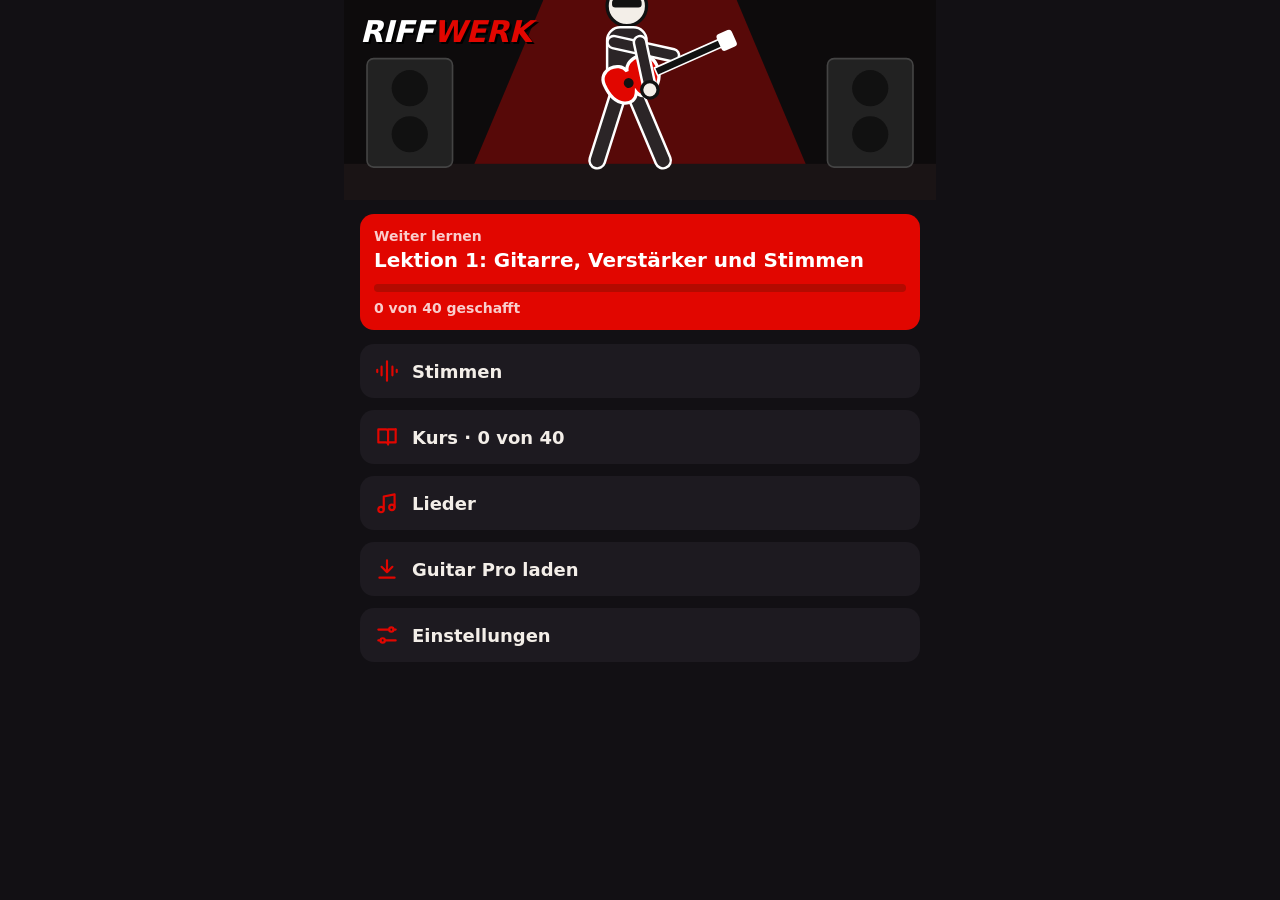
<file: index.html>
<!doctype html>
<html lang="de">
<head>
  <meta charset="utf-8">
  <meta name="viewport" content="width=device-width, initial-scale=1, viewport-fit=cover">
  <meta name="theme-color" content="#121014">
  <meta name="apple-mobile-web-app-capable" content="yes">
  <meta name="apple-mobile-web-app-status-bar-style" content="black-translucent">
  <title>Riffwerk</title>
  <link rel="manifest" href="manifest.webmanifest">
  <link rel="apple-touch-icon" href="icons/icon-192.png">
  <link rel="icon" href="icons/icon.svg" type="image/svg+xml">
  <link rel="stylesheet" href="css/style.css">
</head>
<body>
  <main id="app"></main>
  <script type="module" src="js/app.js"></script>
</body>
</html>
</file>
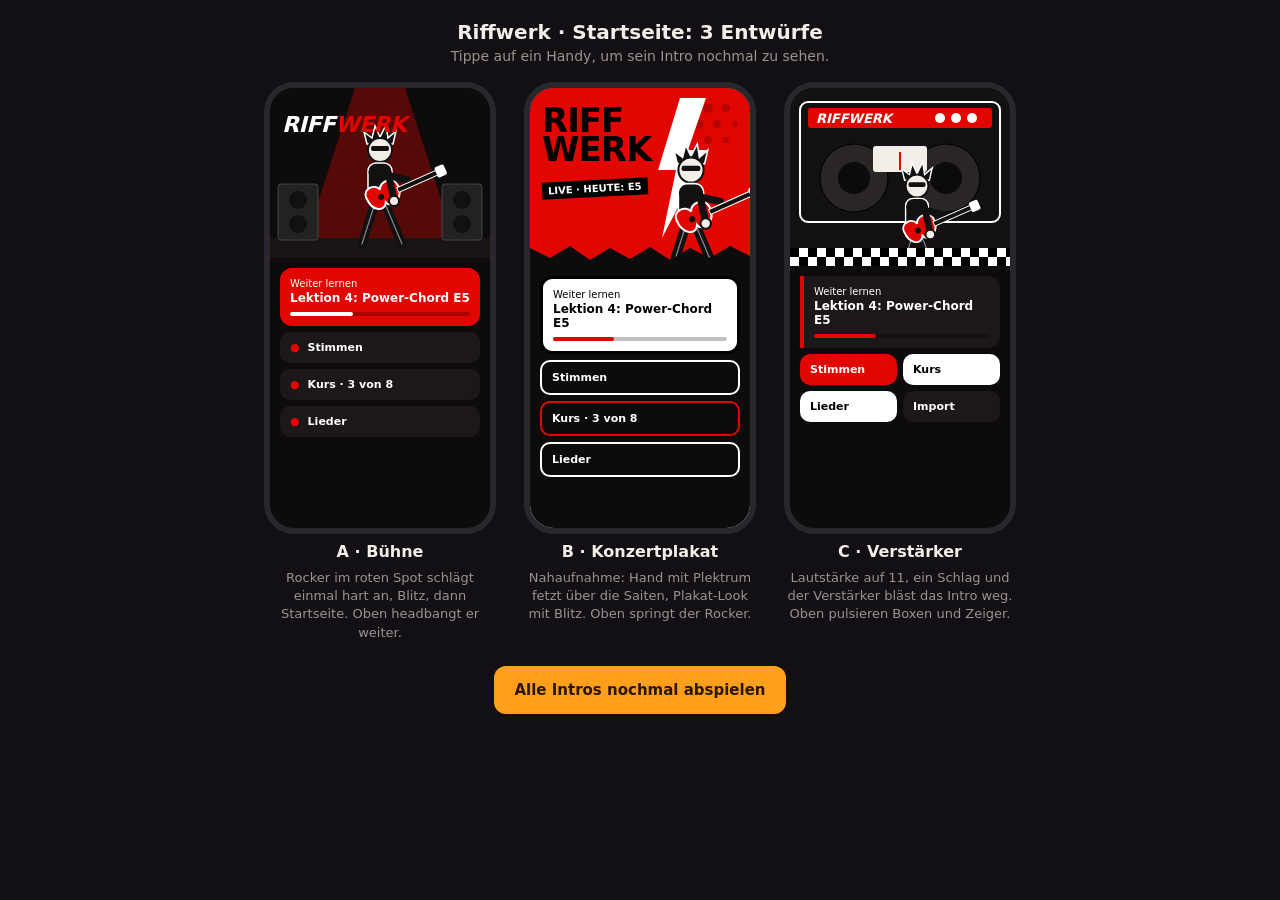
<file: entwuerfe.html>
<!doctype html>
<html lang="de">
<head>
<meta charset="utf-8">
<meta name="viewport" content="width=device-width, initial-scale=1">
<title>Riffwerk – Startseiten-Entwürfe</title>
<style>
body{margin:0;background:#121014;color:#f3eee8;font-family:-apple-system,system-ui,sans-serif;padding:20px 16px 40px}
h1{font-size:20px;margin:0 0 4px;text-align:center}
.hint{color:#9b938c;font-size:14px;text-align:center;margin:0 0 18px}
.rw-wrap{display:flex;flex-wrap:wrap;gap:28px;justify-content:center}
.rw-col{display:flex;flex-direction:column;align-items:center;gap:8px}
.rw-ph{width:220px;height:440px;border-radius:30px;border:6px solid #2a262d;overflow:hidden;position:relative;background:#0d0b0c;color:#fff;cursor:pointer}
.rw-home{position:absolute;inset:0;padding:0 0 10px}
.rw-splash{position:absolute;inset:0;display:flex;align-items:center;justify-content:center;z-index:5}
.rw-tile{margin:6px 10px 0;padding:9px 10px;border-radius:10px;font-size:11px;font-weight:600;display:flex;gap:8px;align-items:center}
.rw-card{margin:10px 10px 0;padding:10px;border-radius:12px;font-size:10px}
.rw-card b{display:block;font-size:12px;margin-top:2px}
.rw-bar{height:4px;border-radius:2px;margin-top:7px;background:rgba(0,0,0,.25)}
.rw-bar i{display:block;width:35%;height:4px;border-radius:2px;background:currentColor}
.name{font-size:16px;font-weight:700}
.desc{font-size:13px;color:#9b938c;max-width:230px;text-align:center;line-height:1.4}
button{font:inherit;font-size:15px;font-weight:600;background:#ff9f1c;color:#2a1700;border:0;border-radius:12px;padding:12px 20px;min-height:48px}
.play .arm{animation:strum 1.6s cubic-bezier(.6,0,.2,1) forwards}
.play .shake{animation:shake .35s 1.02s}
.play .flash{animation:flash .5s 1.02s}
.play .boom{animation:boom .7s 1.02s both}
.play .rw-splash{animation:out .5s 1.75s forwards}
.play .wave{animation:wave .7s 1.05s both}
.boom{opacity:0}
.loopbang .head{animation:bang .5s infinite alternate ease-in-out;transform-origin:60px 52px}
.loopstrum .arm{animation:loop .5s infinite alternate ease-in-out}
.arm{transform-origin:68px 62px}
@keyframes strum{0%{transform:rotate(0)}55%{transform:rotate(-70deg)}64%{transform:rotate(35deg)}100%{transform:rotate(20deg)}}
@keyframes loop{from{transform:rotate(-25deg)}to{transform:rotate(18deg)}}
@keyframes bang{from{transform:rotate(-8deg)}to{transform:rotate(14deg)}}
@keyframes shake{0%,100%{transform:translate(0)}20%{transform:translate(-6px,3px)}40%{transform:translate(5px,-4px)}60%{transform:translate(-4px,2px)}80%{transform:translate(3px,-2px)}}
@keyframes flash{0%{opacity:0}15%{opacity:.9}100%{opacity:0}}
@keyframes boom{0%{opacity:0;transform:scale(.3) rotate(-12deg)}30%{opacity:1;transform:scale(1.15) rotate(-8deg)}100%{opacity:1;transform:scale(1) rotate(-8deg)}}
@keyframes out{to{opacity:0;transform:scale(1.4);visibility:hidden}}
@keyframes wave{from{opacity:.9;transform:scale(.2)}to{opacity:0;transform:scale(2.4)}}
@keyframes pulse{from{transform:scale(1)}to{transform:scale(1.08)}}
@keyframes needle{from{transform:rotate(-40deg)}to{transform:rotate(30deg)}}
@keyframes jump{from{transform:translateY(0)}to{transform:translateY(-8px)}}
</style>
</head>
<body>
<h1>Riffwerk · Startseite: 3 Entwürfe</h1>
<p class="hint">Tippe auf ein Handy, um sein Intro nochmal zu sehen.</p>
<div class="rw-wrap">

<div class="rw-col">
<div class="rw-ph" id="p1">
 <div class="rw-home">
  <div style="height:170px;background:#0d0b0c;position:relative;overflow:hidden">
   <svg viewBox="0 0 220 170" width="220" height="170" style="position:absolute;inset:0">
    <polygon points="85,0 135,0 190,170 30,170" fill="#e10600" opacity=".35"/>
    <rect x="0" y="150" width="220" height="20" fill="#1a1415"/>
    <g fill="#222" stroke="#444"><rect x="8" y="96" width="40" height="56" rx="3"/><rect x="172" y="96" width="40" height="56" rx="3"/></g>
    <g fill="#111"><circle cx="28" cy="112" r="9"/><circle cx="28" cy="136" r="9"/><circle cx="192" cy="112" r="9"/><circle cx="192" cy="136" r="9"/></g>
    <g class="loopbang loopstrum" transform="translate(50,22)"><g class="rocker"></g></g>
   </svg>
   <div style="position:absolute;left:12px;top:24px;font-weight:900;font-style:italic;font-size:22px;letter-spacing:-.5px">RIFF<span style="color:#e10600">WERK</span></div>
  </div>
  <div class="rw-card" style="background:#e10600;color:#fff">Weiter lernen<b>Lektion 4: Power-Chord E5</b><div class="rw-bar"><i></i></div></div>
  <div class="rw-tile" style="background:#1c1718"><span style="color:#e10600">●</span>Stimmen</div>
  <div class="rw-tile" style="background:#1c1718"><span style="color:#e10600">●</span>Kurs · 3 von 8</div>
  <div class="rw-tile" style="background:#1c1718"><span style="color:#e10600">●</span>Lieder</div>
 </div>
 <div class="rw-splash shake" style="background:#0d0b0c">
  <svg viewBox="0 0 220 440" width="220" height="440" style="position:absolute;inset:0">
   <polygon points="80,0 140,0 210,440 10,440" fill="#e10600" opacity=".3"/>
   <circle class="wave" cx="125" cy="250" r="40" fill="none" stroke="#fff" stroke-width="4" style="transform-origin:125px 250px"/>
   <g transform="translate(30,140) scale(1.3)"><g class="rocker"></g></g>
  </svg>
  <div class="boom" style="position:absolute;top:60px;font-weight:900;font-style:italic;font-size:34px;color:#fff;text-shadow:3px 3px 0 #e10600">BRAAANG!</div>
  <div class="flash" style="position:absolute;inset:0;background:#fff;opacity:0"></div>
 </div>
</div>
<div class="name">A · Bühne</div>
<div class="desc">Rocker im roten Spot schlägt einmal hart an, Blitz, dann Startseite. Oben headbangt er weiter.</div>
</div>

<div class="rw-col">
<div class="rw-ph" id="p2" style="background:#fff;color:#111">
 <div class="rw-home" style="background:#0d0b0c">
  <div style="height:178px;background:#e10600;position:relative;overflow:hidden">
   <svg viewBox="0 0 220 178" width="220" height="178" style="position:absolute;inset:0">
    <g fill="#000" opacity=".18"><circle cx="160" cy="20" r="6"/><circle cx="178" cy="20" r="5"/><circle cx="196" cy="20" r="4"/><circle cx="169" cy="36" r="5"/><circle cx="187" cy="36" r="4"/><circle cx="205" cy="36" r="3"/><circle cx="178" cy="52" r="4"/><circle cx="196" cy="52" r="3"/></g>
    <polygon points="150,10 128,82 146,82 132,150 178,62 158,62 176,10" fill="#fff"/>
    <g style="animation:jump .45s infinite alternate ease-in-out"><g class="loopstrum" transform="translate(98,40) scale(1.05)"><g class="rocker"></g></g></g>
    <path d="M0 160 L20 170 L40 158 L60 172 L80 160 L100 171 L120 159 L140 172 L160 160 L180 170 L200 158 L220 168 V178 H0Z" fill="#0d0b0c"/>
   </svg>
   <div style="position:absolute;left:12px;top:18px;font-weight:900;font-size:34px;line-height:.85;color:#000;letter-spacing:-1px">RIFF<br>WERK</div>
   <div style="position:absolute;left:12px;top:92px;font-size:10px;font-weight:700;background:#000;color:#fff;padding:3px 6px;transform:rotate(-3deg)">LIVE · HEUTE: E5</div>
  </div>
  <div class="rw-card" style="background:#fff;color:#000;border:3px solid #000">Weiter lernen<b>Lektion 4: Power-Chord E5</b><div class="rw-bar" style="color:#e10600"><i></i></div></div>
  <div class="rw-tile" style="background:#0d0b0c;border:2px solid #fff;color:#fff">Stimmen</div>
  <div class="rw-tile" style="background:#0d0b0c;border:2px solid #e10600;color:#fff">Kurs · 3 von 8</div>
  <div class="rw-tile" style="background:#0d0b0c;border:2px solid #fff;color:#fff">Lieder</div>
 </div>
 <div class="rw-splash shake" style="background:#e10600">
  <svg viewBox="0 0 220 440" width="220" height="440" style="position:absolute;inset:0">
   <g stroke="#000" stroke-width="3"><path class="wave" d="M0 200 Q110 200 220 200" style="transform-origin:110px 200px"/><line x1="0" y1="215" x2="220" y2="215"/><line x1="0" y1="230" x2="220" y2="230"/><line x1="0" y1="245" x2="220" y2="245"/><line x1="0" y1="260" x2="220" y2="260"/><line x1="0" y1="275" x2="220" y2="275"/></g>
   <g class="arm" style="transform-origin:200px 380px"><path d="M200 380 L120 250" stroke="#fff" stroke-width="22" stroke-linecap="round"/><polygon points="108,226 136,236 116,262" fill="#000"/></g>
  </svg>
  <div class="boom" style="position:absolute;top:70px;font-weight:900;font-size:38px;color:#000;background:#fff;padding:2px 10px">ZONG!</div>
  <div class="flash" style="position:absolute;inset:0;background:#000;opacity:0"></div>
 </div>
</div>
<div class="name">B · Konzertplakat</div>
<div class="desc">Nahaufnahme: Hand mit Plektrum fetzt über die Saiten, Plakat-Look mit Blitz. Oben springt der Rocker.</div>
</div>

<div class="rw-col">
<div class="rw-ph" id="p3">
 <div class="rw-home">
  <div style="height:178px;position:relative;overflow:hidden;background:#141112">
   <svg viewBox="0 0 220 178" width="220" height="178" style="position:absolute;inset:0">
    <rect x="10" y="14" width="200" height="120" rx="8" fill="#111" stroke="#fff" stroke-width="2"/>
    <rect x="18" y="20" width="184" height="20" rx="3" fill="#e10600"/>
    <text x="26" y="35" font-size="13" font-weight="900" font-style="italic" fill="#fff">RIFFWERK</text>
    <g fill="#fff"><circle cx="150" cy="30" r="5"/><circle cx="166" cy="30" r="5"/><circle cx="182" cy="30" r="5"/></g>
    <g fill="#2a2526" stroke="#000"><circle cx="64" cy="90" r="34"/><circle cx="156" cy="90" r="34"/></g>
    <g fill="#0b0b0b"><circle cx="64" cy="90" r="16" style="animation:pulse .25s infinite alternate;transform-origin:64px 90px"/><circle cx="156" cy="90" r="16" style="animation:pulse .25s infinite alternate;transform-origin:156px 90px"/></g>
    <g transform="translate(83,58)"><rect width="54" height="26" rx="3" fill="#f3eee8"/><line x1="27" y1="24" x2="27" y2="6" stroke="#e10600" stroke-width="2" style="animation:needle .6s infinite alternate ease-in-out;transform-origin:27px 24px"/></g>
    <g class="loopstrum" transform="translate(70,60) scale(.95)"><g class="rocker"></g></g>
    <rect x="0" y="160" width="220" height="18" fill="#fff"/>
    <g fill="#000" id="checker"></g>
   </svg>
  </div>
  <div class="rw-card" style="background:#1c1718;border-left:4px solid #e10600;border-radius:0 12px 12px 0">Weiter lernen<b>Lektion 4: Power-Chord E5</b><div class="rw-bar" style="color:#e10600"><i></i></div></div>
  <div style="display:grid;grid-template-columns:1fr 1fr;gap:6px;margin:6px 10px 0">
   <div class="rw-tile" style="margin:0;background:#e10600">Stimmen</div><div class="rw-tile" style="margin:0;background:#fff;color:#000">Kurs</div>
   <div class="rw-tile" style="margin:0;background:#fff;color:#000">Lieder</div><div class="rw-tile" style="margin:0;background:#1c1718">Import</div>
  </div>
 </div>
 <div class="rw-splash shake" style="background:#111">
  <svg viewBox="0 0 220 440" width="220" height="440" style="position:absolute;inset:0">
   <rect x="20" y="210" width="180" height="150" rx="10" fill="#1d1a1b" stroke="#fff" stroke-width="2"/>
   <g fill="#2a2526"><circle cx="70" cy="295" r="38"/><circle cx="150" cy="295" r="38"/></g>
   <circle class="wave" cx="110" cy="295" r="50" fill="none" stroke="#e10600" stroke-width="8" style="transform-origin:110px 295px"/>
   <rect x="28" y="218" width="164" height="18" rx="3" fill="#e10600"/>
   <g transform="translate(150,227)"><circle r="9" fill="#fff"/><line x1="0" y1="0" x2="0" y2="-8" stroke="#000" stroke-width="2" transform="rotate(150)"/></g>
   <text x="34" y="231" font-size="10" font-weight="800" fill="#fff">VOLUME → 11</text>
   <g transform="translate(40,70) scale(1.15)"><g class="rocker"></g></g>
  </svg>
  <div class="boom" style="position:absolute;top:30px;font-weight:900;font-style:italic;font-size:30px;color:#e10600;-webkit-text-stroke:1px #fff">KRAWUMM!</div>
  <div class="flash" style="position:absolute;inset:0;background:#e10600;opacity:0"></div>
 </div>
</div>
<div class="name">C · Verstärker</div>
<div class="desc">Lautstärke auf 11, ein Schlag und der Verstärker bläst das Intro weg. Oben pulsieren Boxen und Zeiger.</div>
</div>

</div>
<p style="text-align:center;margin-top:24px"><button id="rw-replay">Alle Intros nochmal abspielen</button></p>
<script>
const ROCKER = `
<g class="head"><path d="M47 34 L44 22 L52 28 L55 16 L60 27 L66 15 L68 28 L76 21 L73 34Z" fill="#111" stroke="#fff" stroke-width="1.5"/><circle cx="60" cy="40" r="12" fill="#f3eee8" stroke="#111" stroke-width="2"/><rect x="51" y="36" width="18" height="5" rx="2" fill="#111"/></g>
<rect x="48" y="53" width="24" height="44" rx="8" fill="#111" stroke="#fff" stroke-width="1.5"/>
<path d="M54 96 L42 134 M66 96 L82 134" stroke="#111" stroke-width="9" stroke-linecap="round"/>
<path d="M54 96 L42 134 M66 96 L82 134" stroke="#fff" stroke-width="1.2" stroke-linecap="round" opacity=".5"/>
<path d="M52 62 L88 70" stroke="#111" stroke-width="7" stroke-linecap="round"/>
<g transform="rotate(-24 66 88)"><path d="M48 80 C48 70 62 70 64 78 C66 70 82 70 82 82 C82 96 66 100 64 92 C60 100 48 96 48 80Z" fill="#e10600" stroke="#fff" stroke-width="2"/><rect x="80" y="83" width="44" height="5" fill="#111" stroke="#fff" stroke-width="1"/><rect x="122" y="80" width="10" height="11" rx="2" fill="#fff"/><circle cx="62" cy="85" r="3" fill="#111"/></g>
<g class="arm"><path d="M68 62 L74 90" stroke="#111" stroke-width="7" stroke-linecap="round"/><circle cx="74" cy="91" r="5" fill="#f3eee8" stroke="#111" stroke-width="2"/></g>`;
document.querySelectorAll('.rocker').forEach(g => g.innerHTML = ROCKER);
const ch = document.getElementById('checker');
for (let i = 0; i < 25; i++) ch.innerHTML += `<rect x="${i*9}" y="${i%2?169:160}" width="9" height="9"/>`;
const phones = ['p1','p2','p3'].map(id => document.getElementById(id));
const play = p => { p.classList.remove('play'); void p.offsetWidth; p.classList.add('play'); };
phones.forEach(p => p.addEventListener('click', () => play(p)));
document.getElementById('rw-replay').addEventListener('click', () => phones.forEach(play));
phones.forEach(play);
</script>
</body>
</html>
</file>
<file: css/style.css>
:root {
  --bg: #121014;
  --surface: #1d1a20;
  --text: #f3eee8;
  --muted: #9b938c;
  --accent: #e10600;
  --on-accent: #ffffff;
  --hit: #3ddc84;
  --miss: #ff4d4d;
  --s1: #ff5c8a;
  --s2: #ffb020;
  --s3: #ffe04d;
  --s4: #4dd6a3;
  --s5: #4db8ff;
  --s6: #b48cff;
}

*, *::before, *::after { box-sizing: border-box; }

html {
  background: var(--bg);
  color-scheme: dark;
  -webkit-text-size-adjust: 100%;
}

body {
  margin: 0;
  min-height: 100vh;
  min-height: 100dvh;
  background: var(--bg);
  color: var(--text);
  font-family: -apple-system, system-ui, sans-serif;
  font-variant-numeric: tabular-nums;
  padding:
    env(safe-area-inset-top)
    env(safe-area-inset-right)
    env(safe-area-inset-bottom)
    env(safe-area-inset-left);
  overflow-x: hidden;
}

#app {
  max-width: 720px;
  margin: 0 auto;
  padding: 16px;
}

h1 { font-size: 22px; margin: 0; }
p { margin: 0; }
a { color: var(--accent); }
.muted { color: var(--muted); }

:focus-visible {
  outline: 2px solid var(--accent);
  outline-offset: 2px;
}

.topbar {
  display: flex;
  align-items: center;
  gap: 12px;
  min-height: 48px;
  margin-bottom: 16px;
}

.card {
  background: var(--surface);
  border-radius: 14px;
  padding: 14px;
}

.btn {
  display: inline-flex;
  align-items: center;
  justify-content: center;
  min-height: 48px;
  padding: 0 16px;
  border: 0;
  border-radius: 12px;
  background: var(--surface);
  color: var(--text);
  font: inherit;
  font-weight: 600;
  text-decoration: none;
  cursor: pointer;
}

.btn-primary {
  background: var(--accent);
  color: var(--on-accent);
}

.btn:active,
.tile:active { opacity: 0.8; }

.tile-list {
  display: flex;
  flex-direction: column;
  gap: 12px;
}

.tile {
  display: flex;
  align-items: center;
  min-height: 48px;
  padding: 14px;
  border-radius: 14px;
  background: var(--surface);
  color: var(--text);
  font-size: 18px;
  font-weight: 600;
  text-decoration: none;
}

/* Ansichten: Startseite, Kurs, Lieder, Einstellungen */
.page { max-width: 560px; margin: 0 auto; display: flex; flex-direction: column; gap: 14px; }
.page > .topbar { margin-bottom: 0; }
.grow { flex: 1; min-width: 0; }
.small { font-size: 14px; }
.center { text-align: center; }
.mt { margin-top: 12px; }
.hit { color: var(--hit); }
.row { display: flex; align-items: center; justify-content: space-between; gap: 12px; min-height: 48px; }
.hero { display: block; background: var(--accent); color: var(--on-accent); text-decoration: none; }
.hero-title { font-size: 20px; font-weight: 700; margin: 4px 0 12px; }
.hero-label { font-size: 14px; font-weight: 600; opacity: 0.8; }
.progress { height: 8px; border-radius: 4px; background: rgba(42, 23, 0, 0.25); overflow: hidden; margin-bottom: 8px; }
.progress-fill { height: 100%; background: var(--on-accent); border-radius: 4px; }
.tile { gap: 12px; }
.tile-icon { width: 26px; height: 26px; flex: none; fill: none; stroke: var(--accent); stroke-width: 2; stroke-linecap: round; stroke-linejoin: round; }
.num { display: inline-flex; align-items: center; justify-content: center; width: 36px; height: 36px; flex: none; border-radius: 50%; border: 2px solid var(--accent); font-size: 16px; }
.badge { flex: none; font-size: 16px; font-weight: 700; }
.lesson-title { font-size: 24px; margin: 0; }
.para { line-height: 1.55; }
.tips { margin: 8px 0 0; padding-left: 20px; line-height: 1.5; }
.chords { display: grid; grid-template-columns: repeat(auto-fit, minmax(150px, 1fr)); gap: 12px; }
.chord { width: 100%; height: auto; background: var(--surface); border-radius: 14px; }
.chord .string { stroke-width: 2; opacity: 0.7; }
.chord .fret { stroke: var(--muted); stroke-width: 1; }
.chord .nut { stroke: var(--text); stroke-width: 4; }
.chord-name { fill: var(--text); font-size: 16px; font-weight: 700; }
.chord-mark, .chord-fret { fill: var(--muted); font-size: 14px; }
.dot { fill: var(--accent); }
.dot-text { fill: var(--on-accent); font-size: 13px; font-weight: 700; }
.btn-big { min-height: 56px; font-size: 18px; width: 100%; }
.section { font-size: 14px; color: var(--muted); text-transform: uppercase; letter-spacing: 0.06em; margin: 8px 0 0; }
.song-row { display: flex; gap: 8px; }
.song-row .song { flex: 1; min-width: 0; }
.song-title { font-size: 17px; }
.dots { color: var(--accent); letter-spacing: 2px; font-size: 13px; flex: none; }
.del { width: 48px; padding: 0; flex: none; }
.btn-danger { color: var(--miss); }
.range { width: 100%; height: 48px; accent-color: var(--accent); }
.switch { appearance: none; -webkit-appearance: none; width: 52px; height: 30px; flex: none; border-radius: 15px; background: var(--muted); position: relative; cursor: pointer; margin: 0; }
.switch::after { content: ''; position: absolute; top: 3px; left: 3px; width: 24px; height: 24px; border-radius: 50%; background: var(--text); transition: transform 0.15s; }
.switch:checked { background: var(--accent); }
.switch:checked::after { transform: translateX(22px); background: var(--on-accent); }

/* Stimmgerät */
.tuner { display: flex; flex-direction: column; }
.tuner-start { display: flex; flex-direction: column; gap: 16px; margin-top: 24px; }
.tuner-err { color: var(--miss); }
.tuner-live { display: flex; flex-direction: column; align-items: center; gap: 8px; }
.tuner-note { font-size: 96px; font-weight: 800; line-height: 1; min-height: 96px; }
.tuner-note.good { color: var(--hit); }
.tuner-sub { font-variant-numeric: tabular-nums; min-height: 24px; }
.tuner-gauge { width: 100%; max-width: 280px; height: auto; overflow: visible; }
.tuner-track { fill: none; stroke: var(--surface); stroke-width: 14; stroke-linecap: butt; }
.tuner-ok { fill: none; stroke: var(--hit); stroke-width: 14; }
.tuner-needle { stroke: var(--accent); stroke-width: 4; stroke-linecap: round; transform-origin: 140px 140px; transition: transform 0.12s linear; }
.tuner-needle.neutral { stroke: var(--muted); }
.tuner-hub { fill: var(--text); }
.tuner-word { font-size: 18px; font-weight: 700; text-align: center; min-height: 48px; font-variant-numeric: tabular-nums; }
.tuner-word.good { color: var(--hit); }
.tuner-word.off { color: var(--accent); }
.tuner-chips { display: flex; gap: 6px; width: 100%; justify-content: center; }
.tuner-chip { flex: 1; min-width: 0; max-width: 56px; min-height: 48px; padding: 0; border-radius: 12px; border: 2px solid transparent; background: var(--surface); color: var(--text); font: inherit; font-size: 18px; font-weight: 700; cursor: pointer; }
.tuner-chip.active { background: var(--accent); color: var(--on-accent); }
.tuner-chip.locked { border-color: var(--text); }

/* Import */
.import-info { line-height: 1.5; }
.import-pick { display: flex; align-items: center; justify-content: center; cursor: pointer; }
.import-status { color: var(--muted); min-height: 1.4em; }
.import-title { margin: 0; font-size: 22px; }
.import-meta { color: var(--muted); margin: 4px 0 12px; }
.import-tracks { display: flex; flex-direction: column; gap: 8px; margin-bottom: 16px; }
.import-track { width: 100%; text-align: left; }
.import-track[aria-pressed="true"] { border-color: var(--accent); color: var(--accent); }
.import-track:disabled { opacity: 0.45; }
.tuner [hidden] { display: none; }

/* Spielansicht */
.play { position: fixed; inset: 0; background: var(--bg); overflow: hidden; touch-action: none; user-select: none; -webkit-user-select: none; }
.play-canvas { position: absolute; inset: 0; width: 100%; height: 100%; display: block; }
.play-bar {
  position: absolute; top: 0; left: 0; right: 0; z-index: 2; height: 56px; display: flex; align-items: center; gap: 4px;
  padding: 0 max(8px, env(safe-area-inset-right)) 0 max(8px, env(safe-area-inset-left));
  background: rgba(18, 16, 20, 0.88);
}
.play-bar[hidden] { display: none; }
.play-btn {
  flex: none; min-width: 48px; height: 48px; padding: 0 8px; border: 0; border-radius: 12px;
  background: transparent; color: var(--text); font: inherit; font-size: 20px; font-weight: 700; cursor: pointer;
}
.play-btn:active { opacity: 0.7; }
.play-loop { font-size: 17px; background: var(--surface); }
.play-loop[aria-pressed="true"] { background: var(--accent); color: var(--on-accent); }
.play-title { flex: 1; min-width: 0; overflow: hidden; text-overflow: ellipsis; white-space: nowrap; font-weight: 700; }
.play-mode { flex: none; white-space: nowrap; }
.play-counter { flex: none; margin: 0 8px; font-weight: 700; white-space: nowrap; }
.play-count {
  position: absolute; inset: 0; z-index: 1; display: flex; align-items: center; justify-content: center;
  font-size: 120px; font-weight: 800; color: var(--accent); pointer-events: none; text-shadow: 0 0 30px rgba(225, 6, 0, 0.5);
}
.play-screen {
  position: absolute; z-index: 3; inset: 0; display: flex; flex-direction: column; align-items: center; justify-content: center;
  gap: 12px; padding: 12px 24px; background: rgba(18, 16, 20, 0.94); overflow: auto; text-align: center;
}
.play-screen[hidden] { display: none; }
.play-pause { top: 56px; }
.play-orient { z-index: 5; background: var(--bg); }
.play-box { width: 100%; max-width: 420px; display: flex; flex-direction: column; gap: 10px; margin: auto; }
.play-chips { display: flex; gap: 8px; justify-content: center; }
.play-chip {
  flex: 1; min-height: 48px; padding: 0 10px; border: 2px solid var(--surface); border-radius: 12px;
  background: var(--surface); color: var(--text); font: inherit; font-weight: 600; cursor: pointer;
}
.play-chip[aria-pressed="true"] { border-color: var(--accent); color: var(--accent); }
.play-chip:disabled { opacity: 0.35; cursor: default; }
.play-error { min-height: 1.2em; color: var(--miss); }
.play-back { min-height: 48px; display: flex; align-items: center; justify-content: center; }
.play-big { font-size: 28px; font-weight: 800; }
.play-pct { font-size: 64px; font-weight: 800; color: var(--accent); line-height: 1; }
.play-stars { font-size: 36px; color: var(--accent); letter-spacing: 6px; }
.play-new { color: var(--hit); font-weight: 700; font-size: 18px; }

/* Lektionsbilder */
.lesson-img { margin: 0 0 16px; background: var(--surface); border-radius: 14px; padding: 12px; }
.lesson-img img { display: block; width: 100%; height: auto; }
.lesson-img figcaption { margin-top: 8px; color: var(--muted); font-size: 14px; line-height: 1.4; }

/* Startseite: Bühne mit Rocker und Blitzen */
.stage { position: relative; height: 200px; margin: -16px -16px 0; overflow: hidden; background: #0d0b0c; }
.stage svg { position: absolute; inset: 0; width: 100%; height: 100%; }
.stage-title { position: absolute; left: 16px; top: 14px; margin: 0; font-size: 30px; font-weight: 900; font-style: italic; letter-spacing: -0.5px; color: #fff; text-shadow: 2px 2px 0 #000; }
.stage-title span { color: var(--accent); }
.rk-arm { transform-origin: 68px 62px; }
.rk-loop .rk-arm { animation: rk-loop 0.5s infinite alternate ease-in-out; }
.rk-loop .rk-head { transform-origin: 60px 52px; animation: rk-bang 0.5s infinite alternate ease-in-out; }
.rk-bolt { opacity: 0; animation: rk-bolt 1.1s infinite; }
@keyframes rk-loop { from { transform: rotate(-25deg); } to { transform: rotate(18deg); } }
@keyframes rk-bang { from { transform: rotate(-8deg); } to { transform: rotate(14deg); } }
@keyframes rk-bolt { 0% { opacity: 0; } 4% { opacity: 1; } 8% { opacity: 0.2; } 12% { opacity: 1; } 22%, 100% { opacity: 0; } }

/* Intro */
.splash { position: fixed; inset: 0; z-index: 100; background: #0d0b0c; overflow: hidden; animation: splash-shake 0.35s 1.02s, splash-out 0.5s 1.75s forwards; }
.splash svg { position: absolute; inset: 0; width: 100%; height: 100%; }
.splash .rk-arm { animation: splash-strum 1.6s cubic-bezier(.6, 0, .2, 1) forwards; }
.splash-wave { transform-origin: 125px 250px; opacity: 0; animation: splash-wave 0.7s 1.05s; }
.splash-boom { position: absolute; top: 14%; left: 0; right: 0; text-align: center; font-size: 46px; font-weight: 900; font-style: italic; color: #fff; text-shadow: 4px 4px 0 var(--accent); opacity: 0; animation: splash-boom 0.7s 1.02s both; }
.splash-flash { position: absolute; inset: 0; background: #fff; opacity: 0; animation: splash-flash 0.5s 1.02s; }
@keyframes splash-strum { 0% { transform: rotate(0); } 55% { transform: rotate(-70deg); } 64% { transform: rotate(35deg); } 100% { transform: rotate(20deg); } }
@keyframes splash-shake { 0%, 100% { transform: translate(0); } 20% { transform: translate(-8px, 4px); } 40% { transform: translate(6px, -5px); } 60% { transform: translate(-5px, 3px); } 80% { transform: translate(4px, -2px); } }
@keyframes splash-flash { 0% { opacity: 0; } 15% { opacity: 0.9; } 100% { opacity: 0; } }
@keyframes splash-boom { 0% { opacity: 0; transform: scale(.3) rotate(-12deg); } 30% { opacity: 1; transform: scale(1.15) rotate(-8deg); } 100% { opacity: 1; transform: scale(1) rotate(-8deg); } }
@keyframes splash-wave { from { opacity: .9; transform: scale(.2); } to { opacity: 0; transform: scale(2.4); } }
@keyframes splash-out { to { opacity: 0; transform: scale(1.4); visibility: hidden; } }
@media (prefers-reduced-motion: reduce) { .rk-loop .rk-arm, .rk-loop .rk-head, .rk-bolt { animation: none; } .rk-bolt { opacity: 1; } }
.dot-root { fill: var(--accent); stroke: #fff; stroke-width: 2; }
.dot-note { fill: #fff; }
</file>
